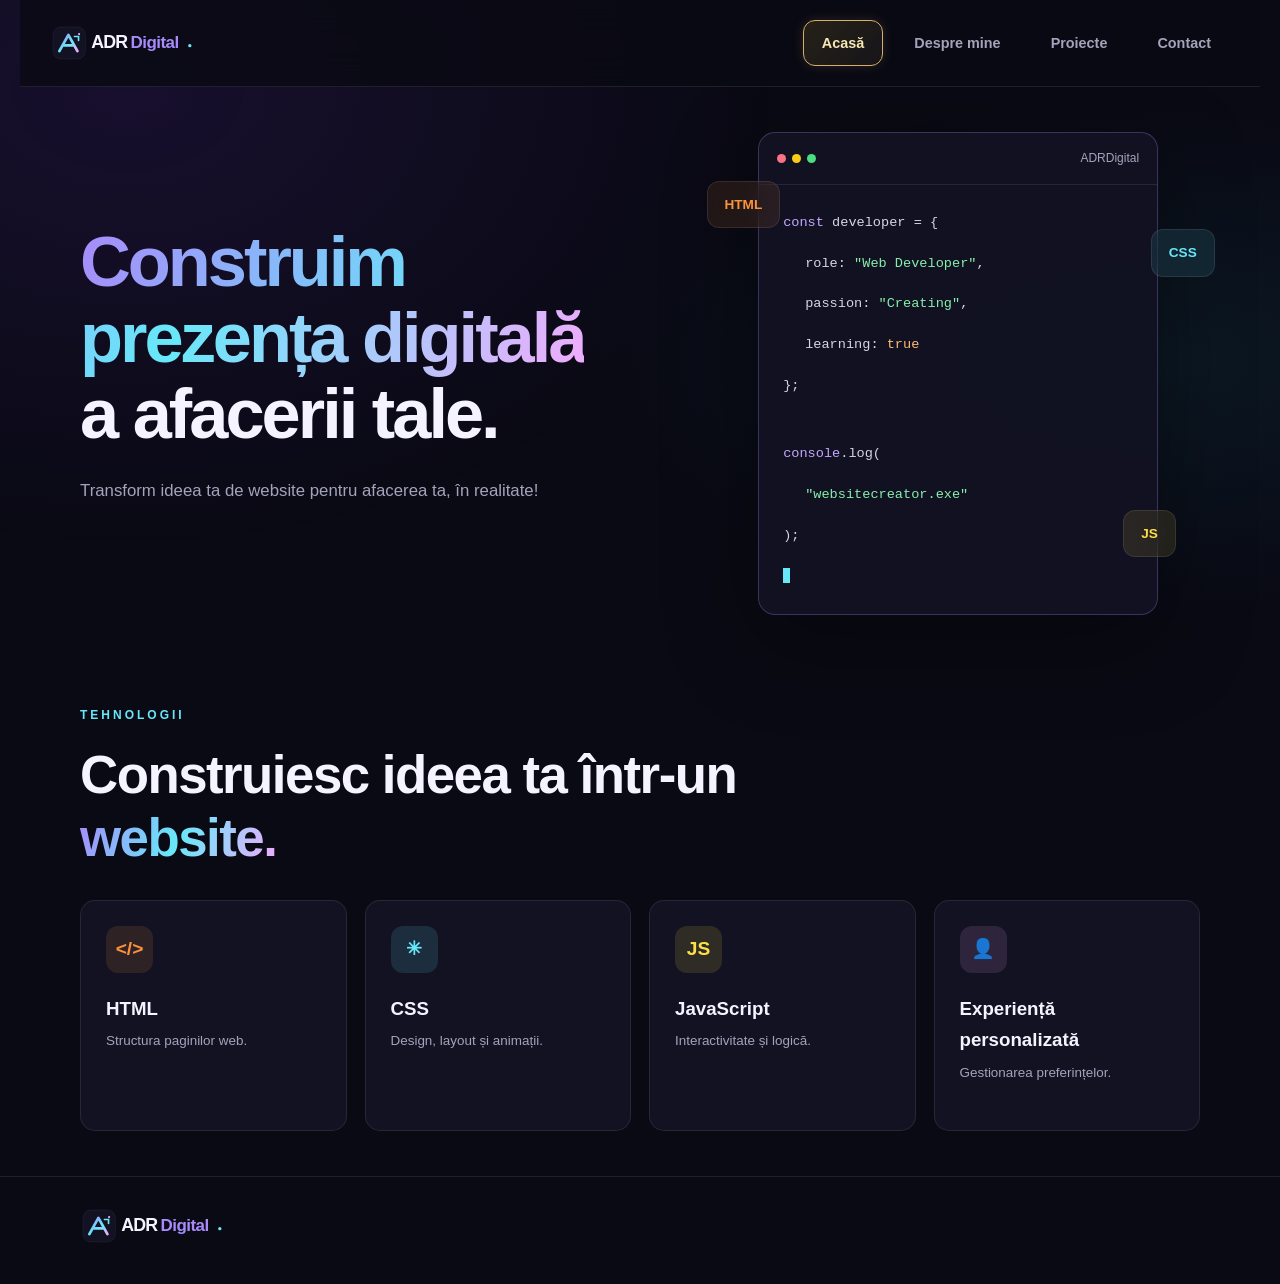
<file: Portofoliu2/index.html>
<!DOCTYPE html>
<html lang="ro">
<head>
    
<!-- Favicon ADR Digital -->
<link rel="icon" type="image/svg+xml" href="/favicon.svg">
<link rel="alternate icon" type="image/png" href="/favicon.png">

    <meta charset="UTF-8">
    <meta name="viewport" content="width=device-width, initial-scale=1.0">

    <meta name="description"
          content="Portofoliul meu personal de programare și web design.">
    <title>ADR Digital</title>
    <link rel="stylesheet" href="style.css">
    <script src="script.js" defer></script>
</head>
<body>
    <!-- Bara de navigare -->
    <header class="header">
       <a href="index.html" class="logo">
    <img src="logo-adr-digital.svg"
         alt="ADR Digital"
         class="brand-logo">
</a>
        <button class="menu-toggle"
                aria-label="Deschide meniul"
                aria-expanded="false">
            ☰
        </button>
        <nav class="nav">
            <a href="index.html" class="active">Acasă</a>
            <a href="despre.html">Despre mine</a>
            <a href="proiecte.html">Proiecte</a>
            <a href="contact.html" class="nav-cta">Contact</a>
        </nav>
    </header>
    <main>
        <!-- Prima secțiune vizibilă -->
        <section class="hero">
            <div class="hero-content reveal">
                <h1>
                    <span class="gradient-text">Construim prezența digitală</span>
                    <br>
                    a afacerii tale.
                </h1>
                <p class="hero-description">
                    Transform ideea ta de website pentru afacerea ta, în realitate!
                </p>
            </div>
            <!-- Ilustrație creată cu HTML și CSS -->
            <div class="hero-visual reveal">
                <div class="orbit orbit-one"></div>
                <div class="orbit orbit-two"></div>
                <div class="code-card">
                    <div class="code-top">
                        <div class="window-dots">
                            <i></i><i></i><i></i>
                        </div>
                        <span>ADRDigital</span>
                    </div>
                    <div class="code-body">
                        <p><span class="code-purple">const</span>
                            developer = {</p>
                        <p class="indent">
                            role: <span class="code-green">"Web Developer"</span>,
                        </p>
                        <p class="indent">
                            passion: <span class="code-green">"Creating"</span>,
                        </p>
                        <p class="indent">
                            learning: <span class="code-orange">true</span>
                        </p>
                        <p>};</p>
                        <br>
                        <p>
                            <span class="code-purple">console</span>.log(
                        </p>
                        <p class="indent">
                            <span class="code-green">"websitecreator.exe"</span>
                        </p>
                        <p>);</p>
                        <span class="cursor"></span>
                    </div>
                </div>
                <div class="floating-tag tag-html">HTML</div>
                <div class="floating-tag tag-css">CSS</div>
                <div class="floating-tag tag-js">JS</div>
            </div>
        </section>
        <!-- Competențe -->
        <section class="section skills-section">
            <div class="section-heading reveal">
                <p class="eyebrow">TEHNOLOGII</p>
                <h2>Construiesc ideea ta într-un <span class="gradient-text">website.</span></h2>
            </div>
            <div class="skills-grid">
                <article class="skill-card reveal">
                    <span class="skill-icon html-icon">&lt;/&gt;</span>
                    <h3>HTML</h3>
                    <p>Structura paginilor web.</p>
                </article>
                <article class="skill-card reveal">
                    <span class="skill-icon css-icon">✳</span>
                    <h3>CSS</h3>
                    <p>Design, layout și animații.</p>  
                </article>
                <article class="skill-card reveal">
                    <span class="skill-icon js-icon">JS</span>
                    <h3>JavaScript</h3>
                    <p>Interactivitate și logică.</p>
                </article>
                <article class="skill-card reveal">
                    <span class="skill-icon git-icon">👤</span>
                    <h3>Experiență personalizată</h3>
                    <p>Gestionarea preferințelor.</p>
                </article>
            </div>
        </section>
    </main>
    <!-- FOOTER ADR MEDIA-NETWORK -->
    <footer class="footer">
        <div class="footer-brand">
            <a href="index.html" class="logo">
    <img
        src="logo-adr-digital.svg"
        alt="ADR Digital"
        class="logo-img"
    >
</a>
        </div>
    </footer>
</body>
</html>
</body>
</html>
</file>
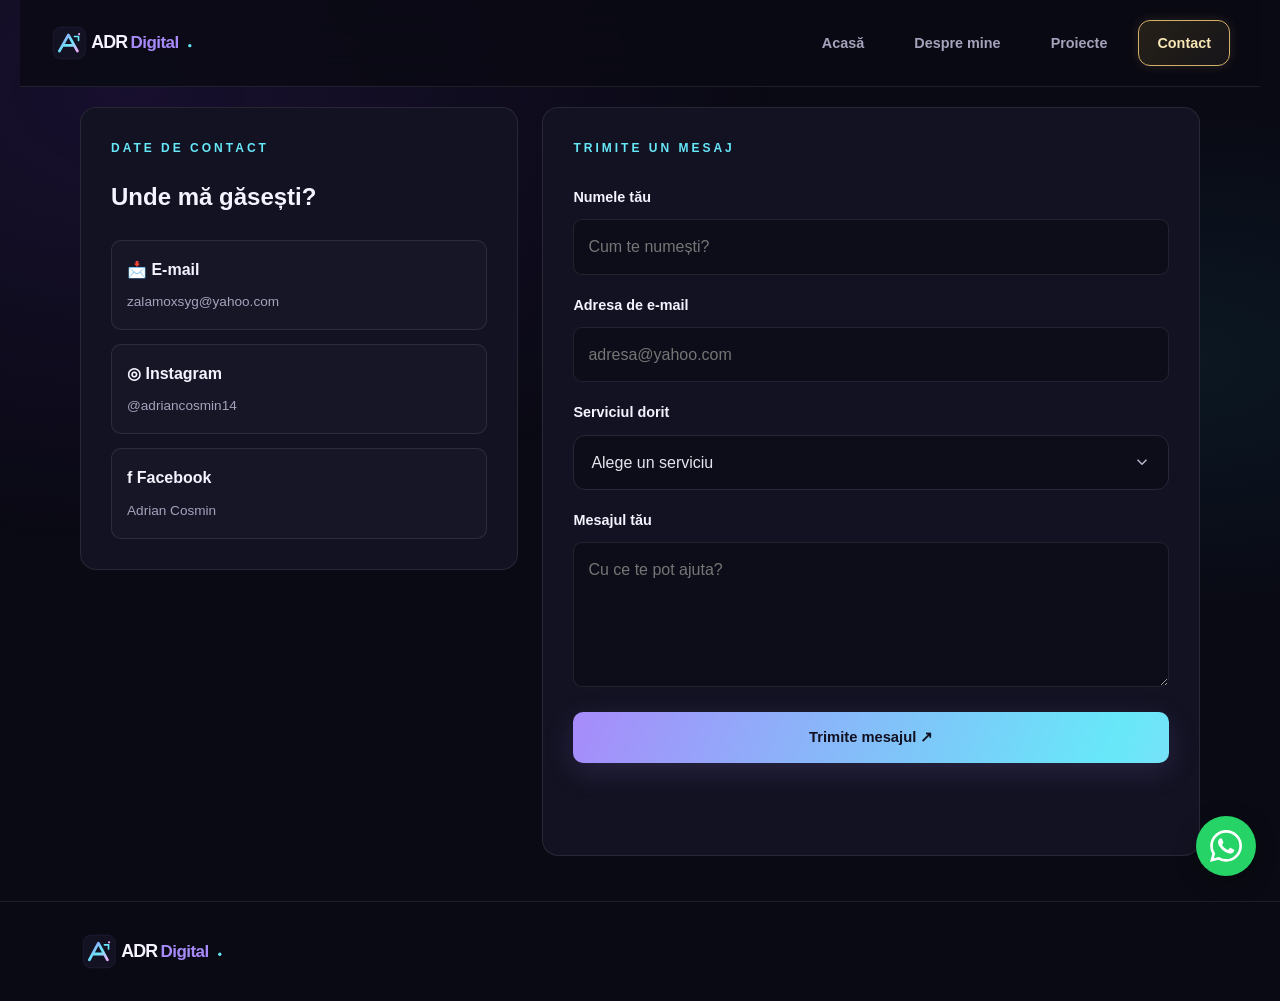
<file: Portofoliu2/contact.html>
<!DOCTYPE html>
<html lang="ro">
<head>
    <meta charset="UTF-8">
    <meta name="viewport" content="width=device-width, initial-scale=1.0">
    <meta name="description" content="Contactează ADR Digital pentru website-uri personalizate, proiecte și colaborări.">
    <title>Contact | ADR Digital</title>

    <link rel="icon" type="image/svg+xml" href="favicon.svg">
    <link rel="icon" type="image/png" href="favicon.png">
    <link rel="stylesheet" href="style.css">
    <script src="script.js" defer></script>

    <style>
        /* Buton WhatsApp plutitor */
        .whatsapp-float {
            position: fixed;
            right: 24px;
            bottom: 24px;
            width: 60px;
            height: 60px;
            background: #25D366;
            color: #ffffff;
            border-radius: 50%;
            display: flex;
            align-items: center;
            justify-content: center;
            box-shadow: 0 6px 22px rgba(0,0,0,0.25);
            z-index: 9999;
            text-decoration: none;
            transition: transform 0.25s ease,
                        box-shadow 0.25s ease;
        }

        .whatsapp-float:hover {
            transform: scale(1.1);
            box-shadow: 0 8px 28px rgba(37,211,102,0.4);
        }

        .whatsapp-float:focus-visible {
            outline: 3px solid #25D366;
            outline-offset: 4px;
        }

        .whatsapp-float svg {
            width: 32px;
            height: 32px;
        }

        @media (max-width: 600px) {
            .whatsapp-float {
                right: 16px;
                bottom: 16px;
                width: 54px;
                height: 54px;
            }
        }

        /* Mesaje de confirmare formular */
        .form-status {
            margin-top: 14px;
            font-size: 14px;
            line-height: 1.5;
        }

        .form-status.success {
            color: #22c55e;
        }

        .form-status.error {
            color: #ef4444;
        }

        .contact-form button:disabled {
            opacity: 0.65;
            cursor: not-allowed;
        }

        /* Câmp anti-spam invizibil */
        .honeypot {
            display: none !important;
        }
    </style>
</head>

<body>

<header class="header">
    <a href="index.html" class="logo">
        <img src="logo-adr-digital.svg"
             alt="ADR Digital"
             class="logo-img">
    </a>

    <button class="menu-toggle"
            aria-label="Deschide meniul"
            aria-expanded="false">☰</button>

    <nav class="nav">
        <a href="index.html">Acasă</a>
        <a href="despre.html">Despre mine</a>
        <a href="proiecte.html">Proiecte</a>
        <a href="contact.html" class="nav-cta active">
            Contact
        </a>
    </nav>
</header>

<main>
    <section class="section">
        <div class="contact-grid">

            <!-- DATE DE CONTACT -->
            <aside class="content-panel reveal">
                <p class="eyebrow">DATE DE CONTACT</p>
                <h2>Unde mă găsești?</h2>

                <div class="contact-links">

                    <a class="contact-link"
                       href="mailto:zalamoxsyg@yahoo.com">
                        <strong>📩 E-mail</strong>
                        <span>zalamoxsyg@yahoo.com</span>
                    </a>

                    <a class="contact-link"
                       href="https://www.instagram.com/adriancosmin14/"
                       target="_blank"
                       rel="noopener noreferrer">
                        <strong>◎ Instagram</strong>
                        <span>@adriancosmin14</span>
                    </a>

                    <a class="contact-link"
                       href="https://www.facebook.com/"
                       target="_blank"
                       rel="noopener noreferrer">
                        <strong>f Facebook</strong>
                        <span>Adrian Cosmin</span>
                    </a>

                </div>
            </aside>

            <!-- FORMULAR CONTACT -->
            <section class="content-panel reveal">
                <p class="eyebrow">TRIMITE UN MESAJ</p>

                <form class="contact-form"
                      id="contact-form"
                      action="https://api.web3forms.com/submit"
                      method="POST">

                    <!-- CHEIA WEB3FORMS -->
                    <input
                        type="hidden"
                        name="access_key"
                        value="d36c1e47-8254-47f3-b536-171ada7e129c"
                    >

                    <input
                        type="hidden"
                        name="subject"
                        value="Mesaj nou de pe ADR Digital"
                    >

                    <input
                        type="hidden"
                        name="from_name"
                        value="ADR Digital - Formular Contact"
                    >

                    <!-- Protecție anti-spam -->
                    <input
                        type="checkbox"
                        name="botcheck"
                        class="honeypot"
                        tabindex="-1"
                        autocomplete="off"
                    >

                    <label for="name">Numele tău</label>
                    <input
                        type="text"
                        id="name"
                        name="name"
                        placeholder="Cum te numești?"
                        required
                        minlength="2"
                        maxlength="80"
                    >

                    <label for="email">
                        Adresa de e-mail
                    </label>
                    <input
                        type="email"
                        id="email"
                        name="email"
                        placeholder="adresa@yahoo.com"
                        required
                        maxlength="254"
                    >

                    <label for="service">
                        Serviciul dorit
                    </label>
                    <select
                        id="service"
                        name="service"
                        required
                    >
                        <option value="">
                            Alege un serviciu
                        </option>
                        <option value="Website de prezentare">
                            Website de prezentare
                        </option>
                        <option value="Magazin online">
                            Magazin online
                        </option>
                        <option value="Redesign website">
                            Redesign website
                        </option>
                        <option value="Alt proiect">
                            Alt proiect
                        </option>
                    </select>

                    <label for="message">
                        Mesajul tău
                    </label>
                    <textarea
                        id="message"
                        name="message"
                        placeholder="Cu ce te pot ajuta?"
                        required
                        minlength="10"
                        maxlength="3000"
                    ></textarea>

                    <button
                        type="submit"
                        class="button button-primary"
                        id="submit-btn"
                    >
                        Trimite mesajul ↗
                    </button>

                    <p class="form-status"
                       id="form-status"
                       role="status"
                       aria-live="polite"></p>

                </form>
            </section>

        </div>
    </section>
</main>

<footer class="footer">
    <a href="index.html" class="logo">
        <img src="logo-adr-digital.svg"
             alt="ADR Digital"
             class="logo-img">
    </a>
</footer>

<!-- BUTON WHATSAPP -->
<a
    id="whatsapp-button"
    class="whatsapp-float"
    href="#"
    target="_blank"
    rel="noopener noreferrer"
    aria-label="Contactează ADR Digital pe WhatsApp"
    title="Scrie-mi pe WhatsApp"
>
    <svg xmlns="http://www.w3.org/2000/svg"
         viewBox="0 0 24 24"
         fill="currentColor"
         aria-hidden="true">
        <path d="M20.52 3.48A11.86 11.86 0 0012.05 0C5.48 0 .13 5.35.12 11.92a11.8 11.8 0 001.58 5.91L0 24l6.33-1.66a11.9 11.9 0 005.71 1.45h.01c6.57 0 11.92-5.35 11.95-11.92a11.85 11.85 0 00-3.48-8.39zM12.05 21.8a9.9 9.9 0 01-5.04-1.38l-.36-.21-3.76.99 1-3.66-.24-.38a9.9 9.9 0 01-1.52-5.24c0-5.47 4.45-9.92 9.93-9.92a9.87 9.87 0 017.01 2.91 9.85 9.85 0 012.9 7.02c-.02 5.47-4.47 9.87-9.92 9.87zm5.44-7.41c-.3-.15-1.76-.87-2.03-.97-.27-.1-.47-.15-.67.15-.2.3-.77.97-.94 1.17-.17.2-.35.22-.65.07-.3-.15-1.26-.46-2.4-1.48-.89-.79-1.49-1.77-1.66-2.07-.17-.3-.02-.46.13-.61.13-.13.3-.35.45-.52.15-.17.2-.3.3-.5.1-.2.05-.37-.02-.52-.08-.15-.67-1.62-.92-2.22-.24-.58-.49-.5-.67-.51h-.57c-.2 0-.52.07-.79.37-.27.3-1.04 1.02-1.04 2.49s1.07 2.89 1.22 3.09c.15.2 2.1 3.2 5.09 4.49.71.31 1.27.49 1.7.63.71.22 1.36.19 1.87.12.57-.09 1.76-.72 2.01-1.42.25-.7.25-1.3.17-1.42-.07-.12-.27-.2-.57-.35z"/>
    </svg>
</a>

<!-- JAVASCRIPT FORMULAR + WHATSAPP -->
<script>
(function () {
    "use strict";

    const form = document.getElementById("contact-form");
    const status = document.getElementById("form-status");
    const submitBtn = document.getElementById("submit-btn");

    if (form && status && submitBtn) {
        form.addEventListener("submit", async function (event) {
            event.preventDefault();

            // Împiedică trimiterea dublă
            if (submitBtn.disabled) return;

            submitBtn.disabled = true;
            submitBtn.textContent = "Se trimite...";
            status.textContent = "";
            status.className = "form-status";

            try {
                const formData = new FormData(form);

                const response = await fetch(
                    "https://api.web3forms.com/submit",
                    {
                        method: "POST",
                        body: formData
                    }
                );

                const result = await response.json();

                if (response.ok && result.success) {
                    status.textContent =
                        "✓ Mesajul a fost trimis cu succes! Îți voi răspunde cât mai curând.";
                    status.classList.add("success");
                    form.reset();
                } else {
                    throw new Error(
                        result.message || "Eroare la trimitere."
                    );
                }

            } catch (error) {
                status.textContent =
                    "Mesajul nu a putut fi trimis. Te rog încearcă din nou sau contactează-mă pe email.";
                status.classList.add("error");
                console.error("Eroare formular:", error);

            } finally {
                submitBtn.disabled = false;
                submitBtn.textContent = "Trimite mesajul ↗";
            }
        });
    }

    // CONFIGURARE WHATSAPP
    const whatsappNumber = "40724587920";

    const whatsappMessage =
        "Bună! Am văzut site-ul ADR Digital și aș dori să discutăm despre un proiect.";

    const whatsappButton =
        document.getElementById("whatsapp-button");

    if (whatsappButton) {
        whatsappButton.href =
            "https://wa.me/" +
            whatsappNumber +
            "?text=" +
            encodeURIComponent(whatsappMessage);
    }
})();
</script>

</body>
</html>
</file>
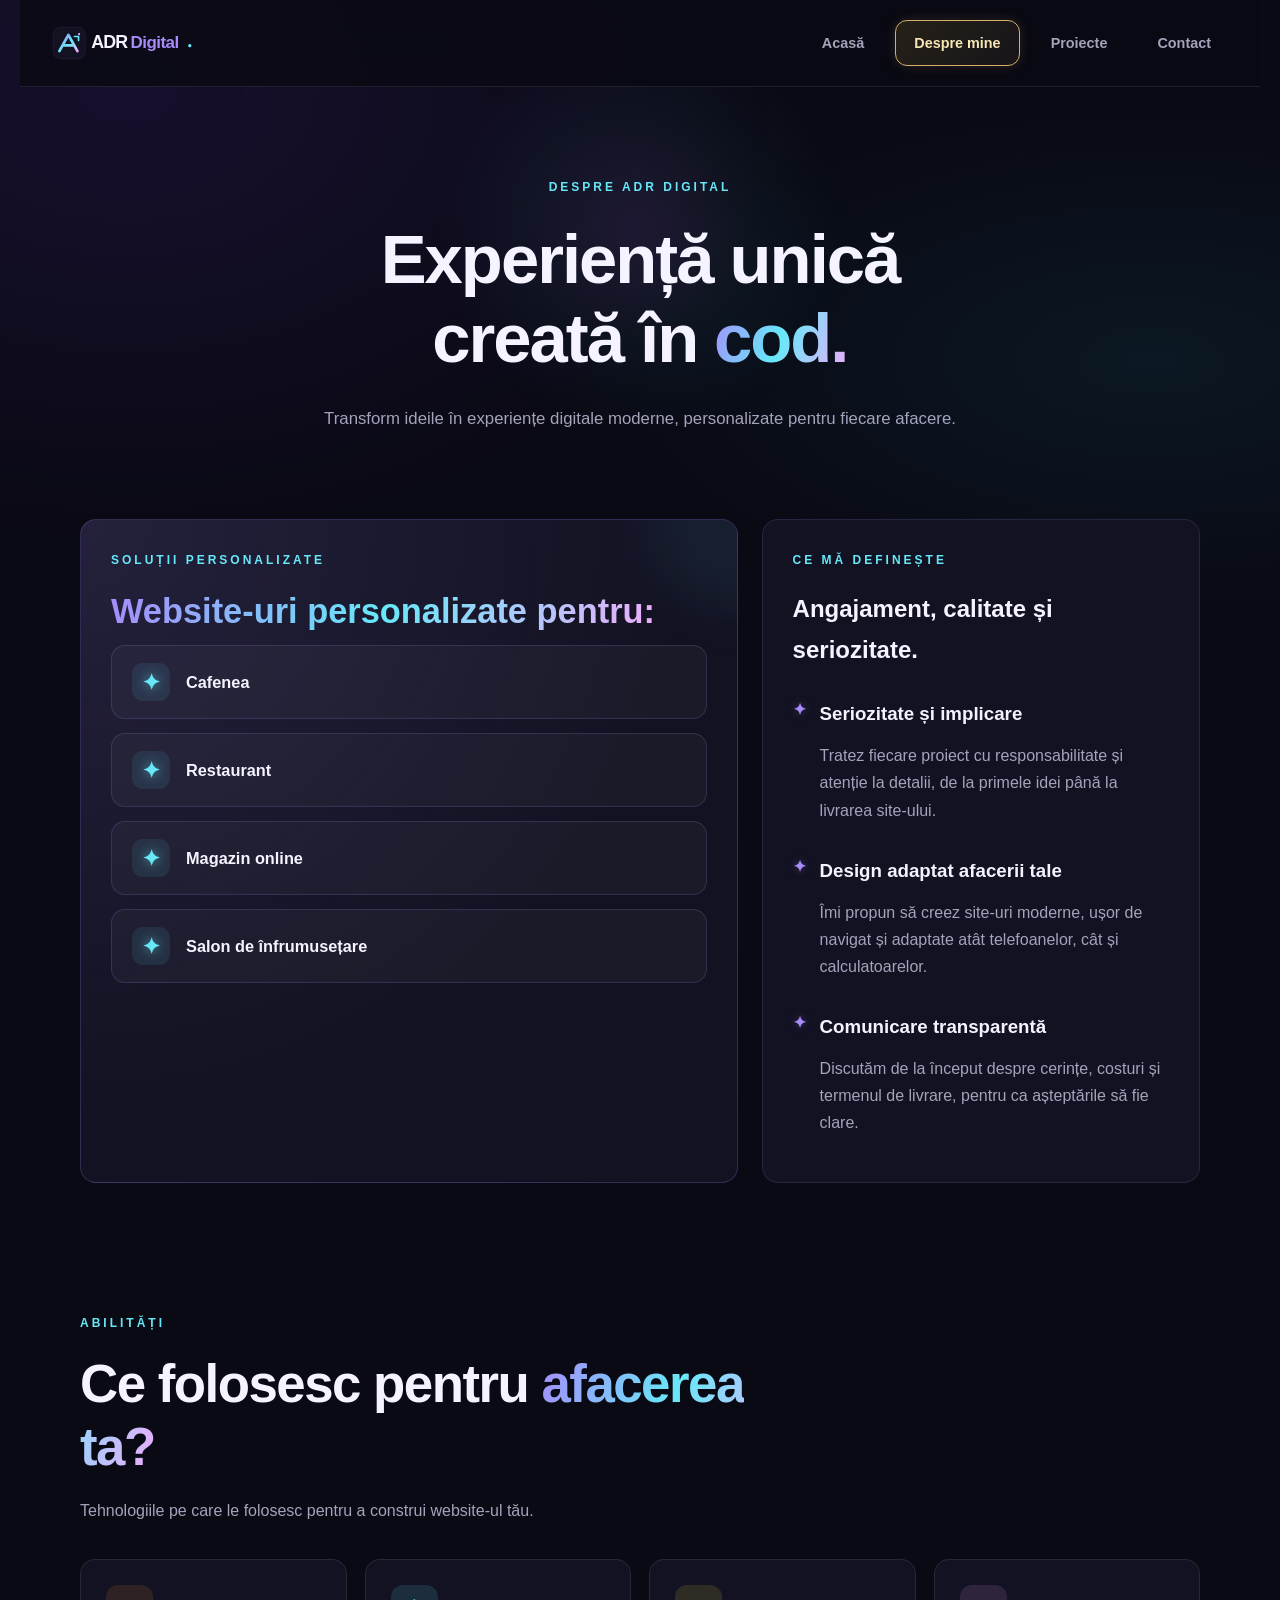
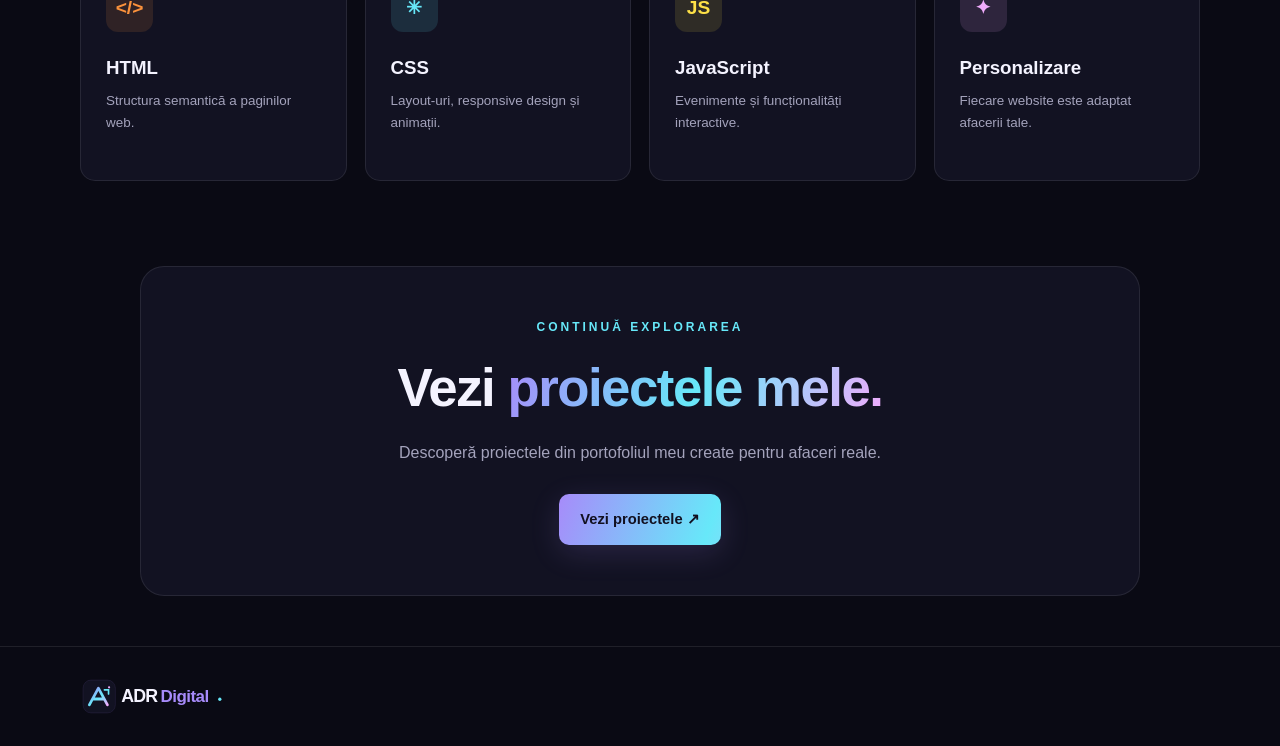
<file: Portofoliu2/despre.html>
<!DOCTYPE html>
<html lang="ro">

<head>
    <meta charset="UTF-8">
    <meta name="viewport" content="width=device-width, initial-scale=1.0">

    <meta
        name="description"
        content="Află mai multe despre ADR Digital, serviciile oferite și tehnologiile folosite pentru realizarea website-urilor."
    >

    <title>Despre mine | ADR Digital</title>

    <!-- Favicon -->
    <link rel="icon" type="image/svg+xml" href="favicon.svg">
    <link rel="alternate icon" type="image/png" href="favicon.png">

    <!-- Stilurile principale ale site-ului -->
    <link rel="stylesheet" href="style.css">

    <!-- JavaScript principal -->
    <script src="script.js" defer></script>

    <!-- Stiluri specifice paginii Despre mine -->
    <style>

        /* ==========================================
           1. TITLUL PAGINII DESPRE MINE
        ========================================== */

        .about-hero {
            position: relative;
            text-align: center;
            padding-top: 90px;
            padding-bottom: 65px;
            overflow: hidden;
        }

        .about-hero::before {
            content: "";
            position: absolute;
            width: 420px;
            height: 420px;
            left: 50%;
            top: 35%;
            transform: translate(-50%, -50%);
            border-radius: 50%;
            background: radial-gradient(
                circle,
                rgba(167, 139, 250, 0.12) 0%,
                rgba(103, 232, 249, 0.04) 40%,
                transparent 70%
            );
            pointer-events: none;
            z-index: 0;
        }

        .about-hero > * {
            position: relative;
            z-index: 1;
        }

        .about-hero .eyebrow {
            margin-bottom: 22px;
        }

        .about-main-title {
            max-width: 900px;
            margin: 0 auto;
            font-size: clamp(2.6rem, 6vw, 5rem);
            font-weight: 800;
            line-height: 1.15;
            letter-spacing: -2px;
        }

        .about-main-title .title-line {
            display: block;
        }

        /* ==========================================
           2. EFECT PULSE PENTRU "COD."
        ========================================== */

        .about-main-title .pulse-text {
            display: inline-block;
            color: #a78bfa;
            background: linear-gradient(
                110deg,
                #a78bfa 0%,
                #67e8f9 50%,
                #f0abfc 100%
            );
            -webkit-background-clip: text;
            background-clip: text;
            -webkit-text-fill-color: transparent;

            transform-origin: center;
            animation: about-title-pulse 2.8s ease-in-out infinite;
            will-change: transform, filter;
        }

        @keyframes about-title-pulse {

            0%, 100% {
                transform: scale(1);
                opacity: 1;
                filter: drop-shadow(
                    0 0 3px rgba(167, 139, 250, 0.25)
                );
            }

            50% {
                transform: scale(1.06);
                opacity: 0.88;
                filter: drop-shadow(
                    0 0 18px rgba(167, 139, 250, 0.7)
                );
            }
        }

        .about-hero-description {
            max-width: 650px;
            margin: 26px auto 0;
            color: #a4a3bc;
            font-size: 1.05rem;
            line-height: 1.8;
        }


        /* ==========================================
           3. SECȚIUNEA DESPRE MINE
        ========================================== */

        .about-details-section {
            padding-top: 20px;
        }

        .about-details-section .about-grid {
            align-items: stretch;
        }

        .about-details-section .content-panel {
            height: 100%;
        }


        /* ==========================================
           4. CARD WEBSITE-URI PERSONALIZATE
        ========================================== */

        .about-business-panel {
            position: relative;
            overflow: hidden;
            border: 1px solid rgba(167, 139, 250, 0.22);
            background:
                radial-gradient(
                    circle at top left,
                    rgba(167, 139, 250, 0.12),
                    transparent 65%
                ),
                #121222;
        }

        .about-business-panel::after {
            content: "";
            position: absolute;
            width: 170px;
            height: 170px;
            right: -80px;
            top: -80px;
            border-radius: 50%;
            background: rgba(103, 232, 249, 0.06);
            filter: blur(25px);
            pointer-events: none;
        }

        .about-business-heading {
            margin: 14px 0 28px;
            font-size: clamp(1.55rem, 3vw, 2.15rem);
            line-height: 1.3;
            font-weight: 750;
        }

        .about-business-heading .gradient-text {
            display: inline-block;
        }

        /* ==========================================
           5. LISTA DE AFACERI
        ========================================== */

        .about-business-list {
            display: grid;
            gap: 14px;
        }

        .about-business-list .business-item {
            display: flex;
            align-items: center;
            gap: 16px;

            padding: 17px 20px;
            border: 1px solid rgba(167, 139, 250, 0.18);
            border-radius: 14px;

            background: rgba(255, 255, 255, 0.035);
            color: #f4f3ff;

            font-size: 1.02rem;
            font-weight: 600;
            line-height: 1.5;

            transition:
                transform 0.3s ease,
                border-color 0.3s ease,
                background 0.3s ease,
                box-shadow 0.3s ease;
        }

        .about-business-list .business-item:hover {
            transform: translateX(8px);
            border-color: rgba(103, 232, 249, 0.65);
            background: rgba(103, 232, 249, 0.07);
            box-shadow: 0 10px 30px rgba(103, 232, 249, 0.07);
        }

        /* Simbolurile luminoase */

        .about-business-list .diamond {
            display: inline-flex;
            justify-content: center;
            align-items: center;
            flex-shrink: 0;

            width: 38px;
            height: 38px;
            border-radius: 11px;

            background: rgba(103, 232, 249, 0.09);
            color: #67e8f9;

            font-size: 1.35rem;
            line-height: 1;

            text-shadow: 0 0 12px rgba(103, 232, 249, 0.65);

            animation: about-diamond-pulse 2.5s ease-in-out infinite;
        }

        @keyframes about-diamond-pulse {

            0%, 100% {
                transform: scale(1);
                box-shadow: 0 0 0 rgba(103, 232, 249, 0);
            }

            50% {
                transform: scale(1.12);
                box-shadow: 0 0 16px rgba(103, 232, 249, 0.12);
            }
        }

        .about-business-list .business-item:nth-child(2) .diamond {
            animation-delay: 0.3s;
        }

        .about-business-list .business-item:nth-child(3) .diamond {
            animation-delay: 0.6s;
        }

        .about-business-list .business-item:nth-child(4) .diamond {
            animation-delay: 0.9s;
        }


        /* ==========================================
           6. CARD "CE MĂ DEFINEȘTE"
        ========================================== */

        .about-values-panel {
            border: 1px solid rgba(167, 139, 250, 0.15);
        }

        .about-values-panel > h2 {
            margin-bottom: 28px;
        }

        .about-values-panel .info-item {
            transition: transform 0.3s ease;
        }

        .about-values-panel .info-item:hover {
            transform: translateX(5px);
        }

        .about-values-panel .info-bullet {
            color: #a78bfa;
            text-shadow: 0 0 10px rgba(167, 139, 250, 0.35);
        }


        /* ==========================================
           7. ANIMAȚII LA DERULARE
        ========================================== */

        /*
           Scriptul adaugă clasa .visible.
           Aceste reguli refac efectul de apariție
           doar pe pagina Despre mine.
        */

        @media (prefers-reduced-motion: no-preference) {

            body .reveal {
                opacity: 0;
                transform: translateY(24px);
                transition:
                    opacity 0.7s ease,
                    transform 0.7s ease;
            }

            body .reveal.visible {
                opacity: 1;
                transform: translateY(0);
            }
        }


        /* ==========================================
           8. RESPONSIVE - TABLETĂ
        ========================================== */

        @media (max-width: 900px) {

            .about-hero {
                padding-top: 65px;
                padding-bottom: 45px;
            }

            .about-main-title {
                letter-spacing: -1.5px;
            }

            .about-details-section .about-grid {
                gap: 24px;
            }
        }


        /* ==========================================
           9. RESPONSIVE - TELEFON
        ========================================== */

        @media (max-width: 600px) {

            .about-hero {
                padding-top: 50px;
                padding-bottom: 35px;
            }

            .about-hero::before {
                width: 280px;
                height: 280px;
            }

            .about-main-title {
                font-size: clamp(2.25rem, 9vw, 3.3rem);
                line-height: 1.2;
                letter-spacing: -1px;
            }

            .about-hero-description {
                margin-top: 20px;
                font-size: 0.95rem;
                line-height: 1.7;
            }

            .about-business-heading {
                font-size: 1.55rem;
            }

            .about-business-list .business-item {
                gap: 12px;
                padding: 13px 14px;
                font-size: 0.95rem;
            }

            .about-business-list .diamond {
                width: 34px;
                height: 34px;
                font-size: 1.2rem;
            }

            .about-business-list .business-item:hover {
                transform: translateX(4px);
            }
        }


        /* ==========================================
           10. ACCESIBILITATE
        ========================================== */

        @media (prefers-reduced-motion: reduce) {

            .about-main-title .pulse-text,
            .about-business-list .diamond {
                animation: none;
            }

            .about-business-list .business-item,
            .about-values-panel .info-item {
                transition: none;
            }
        }

    </style>

</head>

<body>

    <!-- =====================================
         HEADER ȘI MENIU
    ===================================== -->

    <header class="header">

        <a href="index.html" class="logo">
            <img
                src="logo-adr-digital.svg"
                alt="ADR Digital"
                class="logo-img"
            >
        </a>

        <button
            class="menu-toggle"
            type="button"
            aria-label="Deschide meniul"
            aria-expanded="false"
        >
            ☰
        </button>

        <nav class="nav" aria-label="Navigare principală">

            <a href="index.html">Acasă</a>

            <a href="despre.html" class="active" aria-current="page">
                Despre mine
            </a>

            <a href="proiecte.html">Proiecte</a>

            <a href="contact.html" class="nav-cta">
                Contact
            </a>

        </nav>

    </header>


    <!-- =====================================
         CONȚINUT PRINCIPAL
    ===================================== -->

    <main>


        <!-- =====================================
             1. TITLU CU EFECT PULSE
        ===================================== -->

        <section class="page-hero about-hero reveal">

            <p class="eyebrow">
                DESPRE ADR DIGITAL
            </p>

            <h1 class="about-main-title">

                <span class="title-line">
                    Experiență unică
                </span>

                <span class="title-line">
                    creată în
                    <span class="pulse-text">cod.</span>
                </span>

            </h1>

            <p class="about-hero-description">
                Transform ideile în experiențe digitale moderne,
                personalizate pentru fiecare afacere.
            </p>

        </section>


        <!-- =====================================
             2. AFACERI ȘI VALORI
        ===================================== -->

        <section class="section about-details-section">

            <div class="about-grid">


                <!-- WEBSITE-URI PERSONALIZATE -->

                <article class="content-panel about-business-panel reveal">

                    <p class="eyebrow">
                        SOLUȚII PERSONALIZATE
                    </p>
<h2 class="about-business-heading">
    <span class="business-pulse-text">
        Website-uri personalizate pentru:
    </span>
</h2>
                    <div class="about-business-list">

                        <div class="business-item">
                            <span class="diamond" aria-hidden="true">✦</span>
                            <span>Cafenea</span>
                        </div>

                        <div class="business-item">
                            <span class="diamond" aria-hidden="true">✦</span>
                            <span>Restaurant</span>
                        </div>

                        <div class="business-item">
                            <span class="diamond" aria-hidden="true">✦</span>
                            <span>Magazin online</span>
                        </div>

                        <div class="business-item">
                            <span class="diamond" aria-hidden="true">✦</span>
                            <span>Salon de înfrumusețare</span>
                        </div>

                    </div>

                </article>


                <!-- CE MĂ DEFINEȘTE -->

                <aside class="content-panel about-values-panel reveal">

                    <p class="eyebrow">
                        CE MĂ DEFINEȘTE
                    </p>

                    <h2>
                        Angajament, calitate și seriozitate.
                    </h2>

                    <div class="info-list">


                        <!-- SERIOZITATE -->

                        <div class="info-item">

                            <span class="info-bullet" aria-hidden="true">
                                ✦
                            </span>

                            <div>

                                <h3>
                                    Seriozitate și implicare
                                </h3>

                                <p>
                                    Tratez fiecare proiect cu responsabilitate
                                    și atenție la detalii, de la primele idei
                                    până la livrarea site-ului.
                                </p>

                            </div>

                        </div>


                        <!-- DESIGN -->

                        <div class="info-item">

                            <span class="info-bullet" aria-hidden="true">
                                ✦
                            </span>

                            <div>

                                <h3>
                                    Design adaptat afacerii tale
                                </h3>

                                <p>
                                    Îmi propun să creez site-uri moderne,
                                    ușor de navigat și adaptate atât telefoanelor,
                                    cât și calculatoarelor.
                                </p>

                            </div>

                        </div>


                        <!-- COMUNICARE -->

                        <div class="info-item">

                            <span class="info-bullet" aria-hidden="true">
                                ✦
                            </span>

                            <div>

                                <h3>
                                    Comunicare transparentă
                                </h3>

                                <p>
                                    Discutăm de la început despre cerințe,
                                    costuri și termenul de livrare, pentru ca
                                    așteptările să fie clare.
                                </p>

                            </div>

                        </div>

                    </div>

                </aside>

            </div>

        </section>


        <!-- =====================================
             3. ABILITĂȚI
        ===================================== -->

        <section class="section">

            <div class="section-heading reveal">

                <p class="eyebrow">
                    ABILITĂȚI
                </p>

                <h2>
                    Ce folosesc pentru
                    <span class="gradient-text">afacerea ta?</span>
                </h2>

                <p>
                    Tehnologiile pe care le folosesc pentru
                    a construi website-ul tău.
                </p>

            </div>


            <div class="skills-grid">


                <!-- HTML -->

                <article class="skill-card reveal">

                    <span class="skill-icon html-icon" aria-hidden="true">
                        &lt;/&gt;
                    </span>

                    <h3>HTML</h3>

                    <p>
                        Structura semantică a paginilor web.
                    </p>

                </article>


                <!-- CSS -->

                <article class="skill-card reveal">

                    <span class="skill-icon css-icon" aria-hidden="true">
                        ✳
                    </span>

                    <h3>CSS</h3>

                    <p>
                        Layout-uri, responsive design și animații.
                    </p>

                </article>


                <!-- JAVASCRIPT -->

                <article class="skill-card reveal">

                    <span class="skill-icon js-icon" aria-hidden="true">
                        JS
                    </span>

                    <h3>JavaScript</h3>

                    <p>
                        Evenimente și funcționalități interactive.
                    </p>

                </article>


                <!-- PERSONALIZARE -->

                <article class="skill-card reveal">

                    <span class="skill-icon git-icon" aria-hidden="true">
                        ✦
                    </span>

                    <h3>Personalizare</h3>

                    <p>
                        Fiecare website este adaptat afacerii tale.
                    </p>

                </article>

            </div>

        </section>


        <!-- =====================================
             4. VEZI PROIECTELE
        ===================================== -->

        <section class="cta-section reveal">

            <p class="eyebrow">
                CONTINUĂ EXPLORAREA
            </p>

            <h2>
                Vezi
                <span class="gradient-text">proiectele mele.</span>
            </h2>

            <p>
                Descoperă proiectele din portofoliul meu
                create pentru afaceri reale.
            </p>

            <a href="proiecte.html" class="button button-primary">
                Vezi proiectele ↗
            </a>

        </section>

    </main>


    <!-- =====================================
         FOOTER
    ===================================== -->

    <footer class="footer">

        <a href="index.html" class="logo">
            <img
                src="logo-adr-digital.svg"
                alt="ADR Digital"
                class="logo-img"
            >
        </a>

    </footer>

</body>
</html>
</file>
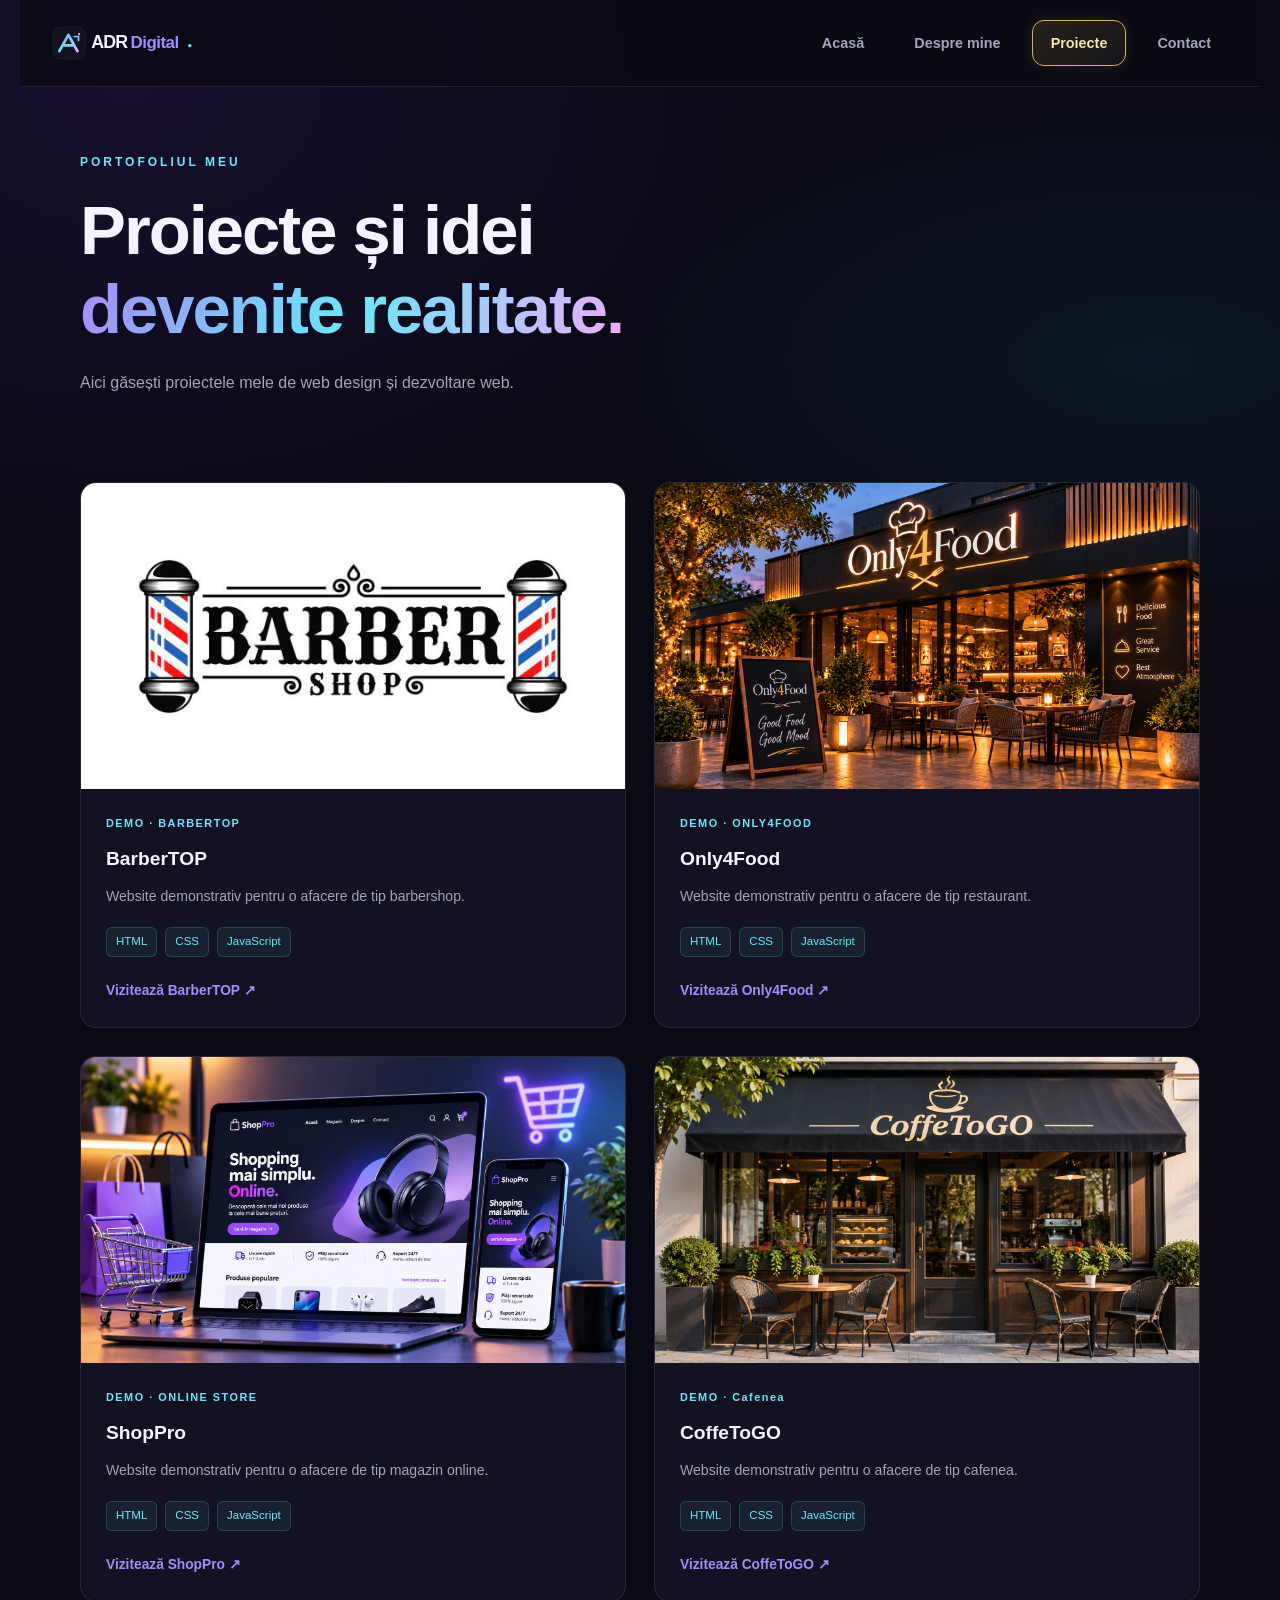
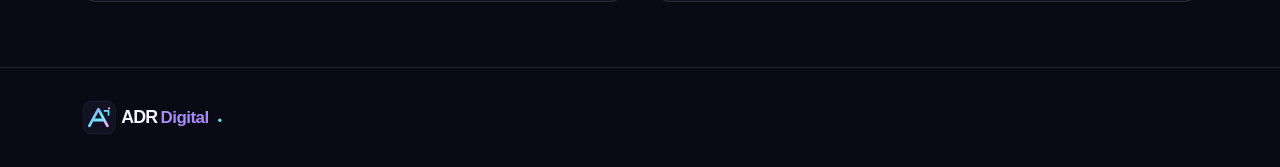
<file: Portofoliu2/proiecte.html>
<!DOCTYPE html>
<html lang="ro">
<head>
    <meta charset="UTF-8">
    <meta name="viewport" content="width=device-width, initial-scale=1.0">
    <meta name="description" content="Descoperă proiectele mele de web design și dezvoltare web.">
    <title>Proiecte | ADR Digital</title>
    <link rel="icon" type="image/svg+xml" href="favicon.svg">
    <link rel="icon" type="image/png" href="favicon.png">
    <link rel="stylesheet" href="style.css">
    <script src="script.js" defer></script>
</head>
<body>

<header class="header">
    <a href="index.html" class="logo"><img src="logo-adr-digital.svg" alt="ADR Digital" class="logo-img"></a>

    <button class="menu-toggle"
            aria-label="Deschide meniul"
            aria-expanded="false">☰</button>

    <nav class="nav">
        <a href="index.html">Acasă</a>
        <a href="despre.html">Despre mine</a>
        <a href="proiecte.html" class="active">Proiecte</a>
        <a href="contact.html" class="nav-cta">Contact</a>
    </nav>
</header>

<main>
    <section class="page-hero reveal">
        <p class="eyebrow">PORTOFOLIUL MEU</p>
        <h1>
            Proiecte și idei<br>
            <span class="gradient-text">devenite realitate.</span>
        </h1>
        <p>Aici găsești proiectele mele de web design și dezvoltare web.</p>
    </section>

    <section class="section projects-section">
        <div class="project-detail-grid">

            <!-- CARD 1 - BARBERTOP -->
            <article class="project-card reveal">
                <a href="https://barbertop-demo.netlify.app/"
                   class="project-art"
                   target="_blank"
                   rel="noopener noreferrer"
                   aria-label="Deschide site-ul BarberTOP">
                    <img src="images/barbershop2.jpg"
                         alt="Interior modern de barbershop"
                         loading="lazy">
                </a>

                <div class="project-info">
                    <p class="project-type">DEMO · BARBERTOP</p>
                    <h3>BarberTOP</h3>
                    <p>Website demonstrativ pentru o afacere de tip barbershop.</p>

                    <div class="project-techs">
                        <span>HTML</span>
                        <span>CSS</span>
                        <span>JavaScript</span>
                    </div>

                    <a href="https://barbertop-demo.netlify.app/"
                       class="text-link"
                       target="_blank"
                       rel="noopener noreferrer">
                        Vizitează BarberTOP ↗
                    </a>
                </div>
            </article>

            <!-- CARD 2 - ONLY4FOOD -->
            <article class="project-card reveal">
                <a href="LINK-UL-RESTAURANTULUI"
                   class="project-art"
                   target="_blank"
                   rel="noopener noreferrer"
                   aria-label="Deschide site-ul Only4Food">
                    <img src="images/restaurant.png"
                         alt="Design pentru un restaurant modern"
                         loading="lazy">
                </a>

                <div class="project-info">
                    <p class="project-type">DEMO · ONLY4FOOD</p>
                    <h3>Only4Food</h3>
                    <p>Website demonstrativ pentru o afacere de tip restaurant.</p>

                    <div class="project-techs">
                        <span>HTML</span>
                        <span>CSS</span>
                        <span>JavaScript</span>
                    </div>

                    <a href="LINK-UL-RESTAURANTULUI"
                       class="text-link"
                       target="_blank"
                       rel="noopener noreferrer">
                        Vizitează Only4Food ↗
                    </a>
                </div>
            </article>

            <!-- CARD 3 - SHOPPRO -->
            <article class="project-card reveal">
                <a href="LINK-UL-PORTOFOLIULUI"
                   class="project-art"
                   target="_blank"
                   rel="noopener noreferrer"
                   aria-label="Deschide site-ul ShopPro">
                    <img src="images/onlineshop.png"
                         alt="Design pentru un magazin online"
                         loading="lazy">
                </a>

                <div class="project-info">
                    <p class="project-type">DEMO · ONLINE STORE</p>
                    <h3>ShopPro</h3>
                    <p>Website demonstrativ pentru o afacere de tip magazin online.</p>

                    <div class="project-techs">
                        <span>HTML</span>
                        <span>CSS</span>
                        <span>JavaScript</span>
                    </div>

                    <a href="LINK-UL-PORTOFOLIULUI"
                       class="text-link"
                       target="_blank"
                       rel="noopener noreferrer">
                        Vizitează ShopPro ↗
                    </a>
                </div>
            </article>

            <!-- CARD 4 - CoffeToGO -->
            <article class="project-card reveal">
                <div class="project-art project-coming-soon">
                    <img src="images/coffe.png"
                         alt="Proiect de website pentru o cafenea"
                         loading="lazy">
                </div>
                <div class="project-info">
                    <p class="project-type">DEMO · Cafenea</p>
                    <h3>CoffeToGO</h3>
                    <p>Website demonstrativ pentru o afacere de tip cafenea.</p>
                    <div class="project-techs">
                        <span>HTML</span>
                        <span>CSS</span>
                        <span>JavaScript</span>
                    </div>
                     <a href="LINK-UL-PORTOFOLIULUI"
                       class="text-link"
                       target="_blank"
                       rel="noopener noreferrer">
                        Vizitează CoffeToGO ↗
                    </a>
                    </span>
                </div>
            </article>

        </div>
    </section>
<footer class="footer">
    <a href="index.html" class="logo"><img src="logo-adr-digital.svg" alt="ADR Digital" class="logo-img"></a>
</footer>

</body>
</html>
</file>
<file: Portofoliu2/style.css>
/* ==========================================
   ADR DIGITAL - STYLE.CSS
   Versiune curățată și organizată
========================================== */

/* 1. CULORI ȘI SETĂRI GENERALE */

:root {
    --bg: #0a0a14;
    --surface: #121222;
    --surface-light: #19192d;
    --text: #f4f3ff;
    --muted: #a4a3bc;
    --purple: #a78bfa;
    --cyan: #67e8f9;
    --pink: #f0abfc;
    --gold: #d4af6a;
    --border: rgba(255, 255, 255, 0.09);
    --gradient: linear-gradient(110deg, #a78bfa, #67e8f9, #f0abfc);
}

* {
    box-sizing: border-box;
}

html {
    scroll-behavior: smooth;
    scroll-padding-top: 90px;
}

body {
    margin: 0;
    background: var(--bg);
    color: var(--text);
    font-family: Inter, "Segoe UI", Arial, sans-serif;
    line-height: 1.7;
    overflow-x: hidden;
}

body::before {
    content: "";
    position: fixed;
    inset: 0;
    z-index: -1;
    pointer-events: none;
    background:
        radial-gradient(
            ellipse at 10% 10%,
            rgba(124, 58, 237, 0.12),
            transparent 40%
        ),
        radial-gradient(
            ellipse at 90% 40%,
            rgba(34, 211, 238, 0.07),
            transparent 35%
        );
}

h1, h2, h3, p {
    margin-top: 0;
}

p {
    color: var(--muted);
}

a {
    color: inherit;
    text-decoration: none;
    -webkit-tap-highlight-color: transparent;
}

button,
input,
textarea {
    font: inherit;
}

button {
    -webkit-tap-highlight-color: transparent;
}

img {
    display: block;
    max-width: 100%;
}

::selection {
    background: var(--purple);
    color: #090914;
}

button:focus-visible,
a:focus-visible,
input:focus-visible,
textarea:focus-visible {
    outline: 2px solid var(--cyan);
    outline-offset: 4px;
}


/* ==========================================
   2. HEADER, LOGO ȘI MENIU
========================================== */

.header {
    position: sticky;
    top: 0;
    z-index: 100;
    display: flex;
    justify-content: space-between;
    align-items: center;
    gap: 24px;
    max-width: 1240px;
    margin: auto;
    padding: 20px 30px;
    background: rgba(10, 10, 20, 0.84);
    backdrop-filter: blur(18px);
    border-bottom: 1px solid var(--border);
}

.logo {
    display: inline-flex;
    align-items: center;
    flex-shrink: 0;
    font-size: 1.45rem;
    font-weight: 800;
}

.logo span {
    color: var(--purple);
}

.logo b {
    color: var(--cyan);
}

.header a.logo {
    width: 170px;
    flex: 0 0 170px;
}

.header a.logo img.logo-img,
.header a.logo img.brand-logo {
    width: 170px;
    height: auto;
    max-height: 55px;
    object-fit: contain;
}

.nav {
    display: flex;
    align-items: center;
    gap: 12px;
}

.header .nav a {
    display: inline-flex;
    align-items: center;
    justify-content: center;
    padding: 10px 18px;
    border: 1px solid transparent;
    border-radius: 12px;
    background: transparent;
    color: var(--muted);
    font-size: 0.9rem;
    font-weight: 600;
    transition:
        color 0.3s ease,
        background 0.3s ease,
        border-color 0.3s ease,
        box-shadow 0.3s ease;
}

.header .nav a:hover {
    color: var(--text);
    background: rgba(167, 139, 250, 0.08);
}

/* Chenar auriu numai pe pagina activă */

.header .nav a.active,
.header .nav a[aria-current="page"] {
    color: #f8e7b5;
    background: linear-gradient(
        135deg,
        rgba(212, 175, 55, 0.14),
        rgba(245, 215, 140, 0.06)
    );
    border-color: var(--gold);
    box-shadow: 0 0 12px rgba(212, 175, 106, 0.16);
}

/* Contact nu mai are chenar permanent */

.header .nav a.nav-cta:not(.active):not([aria-current="page"]) {
    color: var(--muted);
    background: transparent;
    border-color: transparent;
    box-shadow: none;
}

.menu-toggle {
    display: none;
    padding: 7px 12px;
    border: 1px solid var(--border);
    border-radius: 9px;
    background: var(--surface);
    color: var(--text);
    font-size: 1.25rem;
    cursor: pointer;
}


/* ==========================================
   3. ELEMENTE REUTILIZABILE
========================================== */

.gradient-text {
    color: var(--purple);
    background: var(--gradient);
    -webkit-background-clip: text;
    background-clip: text;
    -webkit-text-fill-color: transparent;
}

.eyebrow {
    margin-bottom: 18px;
    color: var(--cyan);
    font-size: 0.75rem;
    font-weight: 800;
    letter-spacing: 3px;
}

.button {
    display: inline-flex;
    align-items: center;
    justify-content: center;
    gap: 12px;
    padding: 13px 21px;
    border-radius: 10px;
    font-size: 0.92rem;
    font-weight: 700;
    transition:
        transform 0.25s ease,
        box-shadow 0.25s ease,
        background 0.25s ease;
}

.button:hover {
    transform: translateY(-3px);
}

.button-primary {
    color: #111020;
    background: var(--gradient);
    background-size: 180% 180%;
    box-shadow: 0 8px 30px rgba(167, 139, 250, 0.16);
}

.button-primary:hover {
    background-position: 100% 50%;
    box-shadow: 0 12px 35px rgba(103, 232, 249, 0.2);
}

.button-secondary {
    color: var(--text);
    border: 1px solid var(--border);
    background: rgba(255, 255, 255, 0.025);
}

.button-secondary:hover {
    border-color: var(--purple);
    background: rgba(167, 139, 250, 0.08);
}

.section {
    width: min(1120px, calc(100% - 48px));
    margin: auto;
    padding: 65px 0;
}

.section-heading {
    max-width: 680px;
    margin-bottom: 35px;
}

.section-heading h2,
.cta-section h2 {
    margin-bottom: 18px;
    font-size: clamp(2rem, 5vw, 3.3rem);
    line-height: 1.2;
    letter-spacing: -1.5px;
}

.section-heading > p:last-child {
    max-width: 580px;
}


/* ==========================================
   4. PAGINA ACASĂ - HERO
========================================== */

.hero {
    display: grid;
    grid-template-columns: 1.1fr 0.9fr;
    align-items: center;
    gap: 45px;
    width: min(1120px, calc(100% - 48px));
    min-height: 0;
    margin: auto;
    padding: 50px 0;
}

.status {
    display: inline-flex;
    align-items: center;
    gap: 9px;
    margin-bottom: 25px;
    padding: 7px 13px;
    border: 1px solid var(--border);
    border-radius: 30px;
    background: rgba(255, 255, 255, 0.025);
    color: var(--muted);
    font-size: 0.78rem;
}

.status-dot {
    width: 8px;
    height: 8px;
    border-radius: 50%;
    background: #4ade80;
    box-shadow: 0 0 12px #4ade80;
    animation: status-pulse 2s infinite;
}

.hero h1 {
    margin-bottom: 25px;
    font-size: clamp(2.8rem, 5.5vw, 4.8rem);
    line-height: 1.08;
    letter-spacing: -3px;
}

.hero-description {
    max-width: 510px;
    font-size: 1.05rem;
}

.hero-actions {
    display: flex;
    flex-wrap: wrap;
    gap: 13px;
    margin-top: 30px;
}

.hero-socials {
    display: flex;
    flex-wrap: wrap;
    align-items: center;
    gap: 22px;
    margin-top: 35px;
    font-size: 0.82rem;
}

.hero-socials > span {
    color: #74738e;
    font-size: 0.68rem;
    letter-spacing: 1px;
}

.hero-socials a {
    color: var(--muted);
    transition: color 0.2s;
}

.hero-socials a:hover {
    color: var(--cyan);
}


/* ==========================================
   5. ILUSTRAȚIA CU COD
========================================== */

.hero-visual {
    position: relative;
    isolation: isolate;
    display: flex;
    align-items: center;
    justify-content: center;
    min-height: 400px;
}

.orbit {
    position: absolute;
    z-index: -1;
    border: 1px solid rgba(167, 139, 250, 0.13);
    border-radius: 50%;
}

.orbit-one {
    width: 360px;
    height: 360px;
    animation: rotate 35s linear infinite;
}

.orbit-two {
    width: 290px;
    height: 290px;
    border-color: rgba(103, 232, 249, 0.14);
    animation: rotate 25s linear infinite reverse;
}

.code-card {
    position: relative;
    z-index: 1;
    width: min(100%, 400px);
    border: 1px solid rgba(167, 139, 250, 0.28);
    border-radius: 17px;
    background: rgba(18, 18, 34, 0.95);
    box-shadow: 0 25px 90px rgba(0, 0, 0, 0.4);
    animation: float 6s ease-in-out infinite;
}

.code-top {
    display: flex;
    justify-content: space-between;
    align-items: center;
    padding: 15px 18px;
    border-bottom: 1px solid var(--border);
    color: var(--muted);
    font-size: 0.75rem;
}

.window-dots {
    display: flex;
    gap: 6px;
}

.window-dots i {
    display: block;
    width: 9px;
    height: 9px;
    border-radius: 50%;
    background: #fb7185;
}

.window-dots i:nth-child(2) {
    background: #facc15;
}

.window-dots i:nth-child(3) {
    background: #4ade80;
}

.code-body {
    padding: 24px;
    font-family: Consolas, Monaco, monospace;
    font-size: clamp(0.7rem, 1.5vw, 0.85rem);
    line-height: 2;
}

.code-body p {
    color: #d5d5e9;
}

.indent {
    padding-left: 22px;
}

.code-purple {
    color: #c4a7ff;
}

.code-green {
    color: #86efac;
}

.code-orange {
    color: #fdba74;
}

.cursor {
    display: inline-block;
    width: 7px;
    height: 15px;
    background: var(--cyan);
    vertical-align: middle;
    animation: blink 1s steps(2) infinite;
}

.floating-tag {
    position: absolute;
    z-index: 2;
    padding: 11px 17px;
    border: 1px solid var(--border);
    border-radius: 12px;
    font-size: 0.85rem;
    font-weight: 800;
    backdrop-filter: blur(15px);
    animation: float 5s ease-in-out infinite;
}

.tag-html {
    top: 10%;
    left: -2%;
    color: #fb923c;
    background: rgba(251, 146, 60, 0.1);
}

.tag-css {
    top: 20%;
    right: -3%;
    color: #67e8f9;
    background: rgba(103, 232, 249, 0.1);
    animation-delay: -2s;
}

.tag-js {
    right: 5%;
    bottom: 12%;
    color: #fde047;
    background: rgba(253, 224, 71, 0.1);
    animation-delay: -1s;
}


/* ==========================================
   6. ABILITĂȚI
========================================== */

.skills-section {
    padding-top: 45px;
    padding-bottom: 30px;
}

.skills-section .section-heading {
    margin-bottom: 30px;
}

.skills-grid {
    display: grid;
    grid-template-columns: repeat(4, minmax(0, 1fr));
    gap: 18px;
}

.skill-card {
    padding: 25px;
    border: 1px solid var(--border);
    border-radius: 15px;
    background: var(--surface);
    transition: transform 0.3s, border-color 0.3s;
}

.skill-card:hover {
    transform: translateY(-7px);
    border-color: rgba(167, 139, 250, 0.6);
}

.skill-icon {
    display: grid;
    place-items: center;
    width: 47px;
    height: 47px;
    margin-bottom: 20px;
    border-radius: 12px;
    font-size: 1.2rem;
    font-weight: 900;
}

.html-icon {
    color: #fb923c;
    background: rgba(251, 146, 60, 0.12);
}

.css-icon {
    color: #67e8f9;
    background: rgba(103, 232, 249, 0.12);
}

.js-icon {
    color: #fde047;
    background: rgba(253, 224, 71, 0.12);
}

.git-icon {
    color: #f0abfc;
    background: rgba(240, 171, 252, 0.12);
}

.skill-card h3 {
    margin-bottom: 6px;
}

.skill-card p {
    margin-bottom: 20px;
    font-size: 0.84rem;
}

.skill-level {
    color: var(--cyan);
    font-size: 0.63rem;
    font-weight: 800;
    letter-spacing: 1px;
}


/* ==========================================
   7. CARDURI PROIECTE
========================================== */

.projects-grid {
    display: grid;
    grid-template-columns: repeat(3, minmax(0, 1fr));
    gap: 22px;
}

.project-card {
    display: flex;
    flex-direction: column;
    min-width: 0;
    height: 100%;
    overflow: hidden;
    border: 1px solid var(--border);
    border-radius: 16px;
    background: var(--surface);
    transition: transform 0.3s, border-color 0.3s;
}

.project-card:hover {
    transform: translateY(-7px);
    border-color: rgba(103, 232, 249, 0.4);
}

.project-art {
    position: relative;
    display: flex;
    justify-content: center;
    align-items: center;
    min-height: 205px;
    overflow: hidden;
}

.art-one {
    background:
        radial-gradient(circle at 70% 20%, #c084fc, transparent 40%),
        linear-gradient(135deg, #30205a, #171b3b);
}

.art-two {
    background:
        radial-gradient(circle at 30% 80%, #67e8f9, transparent 40%),
        linear-gradient(135deg, #152c49, #24204b);
}

.art-three {
    background:
        radial-gradient(circle at 80% 30%, #fb7185, transparent 40%),
        linear-gradient(135deg, #49234f, #24204b);
}

.art-symbol {
    position: absolute;
    top: 16px;
    left: 18px;
    color: rgba(255, 255, 255, 0.8);
    font-size: 1.7rem;
    font-weight: 900;
}

.art-label {
    position: absolute;
    right: 16px;
    bottom: 16px;
    font-size: 0.65rem;
    font-weight: 800;
    letter-spacing: 1px;
}

.mini-window {
    display: flex;
    align-items: center;
    gap: 7px;
    width: 125px;
    height: 95px;
    padding: 12px;
    border: 1px solid rgba(255, 255, 255, 0.25);
    border-radius: 12px;
    background: rgba(10, 10, 20, 0.5);
    backdrop-filter: blur(8px);
    transform: rotate(-8deg);
}

.mini-window > div {
    width: 18px;
    height: 18px;
    border-radius: 50%;
    background: #c084fc;
}

.mini-window > div:nth-child(2) {
    background: #67e8f9;
}

.mini-window > div:nth-child(3) {
    background: #fb7185;
}

.mini-circle {
    display: grid;
    place-items: center;
    width: 110px;
    height: 110px;
    border: 2px solid rgba(255, 255, 255, 0.6);
    border-radius: 50%;
    color: white;
    font-size: 2rem;
    font-weight: 900;
    box-shadow: 0 0 45px rgba(103, 232, 249, 0.25);
}

.mini-layout {
    display: grid;
    grid-template-columns: 1fr 1fr;
    gap: 8px;
    width: 125px;
    transform: rotate(5deg);
}

.mini-layout span {
    height: 40px;
    border: 1px solid rgba(255, 255, 255, 0.2);
    border-radius: 7px;
    background: rgba(255, 255, 255, 0.18);
}

.mini-layout span:first-child {
    grid-column: span 2;
    height: 25px;
}

.project-info {
    display: flex;
    flex-direction: column;
    flex: 1;
    padding: 24px;
}

.project-type {
    margin-bottom: 10px;
    color: var(--cyan);
    font-size: 0.68rem;
    font-weight: 800;
    letter-spacing: 1.5px;
}

.project-info h3 {
    margin-bottom: 10px;
    font-size: 1.2rem;
}

.project-info > p:not(.project-type) {
    font-size: 0.88rem;
}

.project-link {
    margin-top: auto;
    padding-top: 22px;
}

.text-link {
    display: inline-block;
    margin-top: 20px;
    color: var(--purple);
    font-size: 0.86rem;
    font-weight: 700;
}

.text-link:hover {
    color: var(--cyan);
}

.center-action {
    margin-top: 35px;
    text-align: center;
}


/* ==========================================
   8. SECȚIUNEA FINALĂ CTA
========================================== */

.cta-section {
    position: relative;
    isolation: isolate;
    width: min(1000px, calc(100% - 48px));
    margin: 20px auto 50px;
    padding: 50px 25px;
    overflow: hidden;
    border: 1px solid var(--border);
    border-radius: 24px;
    background: var(--surface);
    text-align: center;
}

.cta-glow {
    position: absolute;
    top: -150px;
    left: calc(50% - 200px);
    z-index: -1;
    width: 400px;
    height: 250px;
    background: rgba(167, 139, 250, 0.2);
    filter: blur(80px);
}

.cta-section h2 {
    margin-bottom: 20px;
}

.cta-section > p:not(.eyebrow) {
    margin-bottom: 28px;
}


/* ==========================================
   9. PAGINI INTERIOARE
========================================== */

.page-hero {
    width: min(1120px, calc(100% - 48px));
    margin: auto;
    padding: 65px 0 35px;
}

.page-hero h1 {
    margin-bottom: 20px;
    font-size: clamp(2.5rem, 6vw, 4.3rem);
    line-height: 1.15;
    letter-spacing: -2px;
}

.page-hero > p:not(.eyebrow) {
    max-width: 680px;
}

.content-panel {
    padding: 30px;
    border: 1px solid var(--border);
    border-radius: 16px;
    background: var(--surface);
}

.content-panel h2,
.content-panel h3 {
    margin-bottom: 12px;
}

.content-panel p + p {
    margin-top: 15px;
}

.about-grid {
    display: grid;
    grid-template-columns: 1.2fr 0.8fr;
    gap: 24px;
}

.info-list {
    display: grid;
    gap: 15px;
    margin-top: 22px;
}

.info-item {
    display: flex;
    align-items: flex-start;
    gap: 14px;
}

.info-bullet {
    flex-shrink: 0;
    margin-top: 2px;
    color: var(--cyan);
    font-weight: 900;
    line-height: 1.2;
}

.info-item h3 {
    margin-top: 0;
}


/* ==========================================
   10. DESPRE MINE - EFECT PULSE
========================================== */

/* Compatibil cu clasele folosite în despre.html */

.about-business-heading .business-pulse-text {
    display: inline-block;
    color: var(--purple);
    background: var(--gradient);
    -webkit-background-clip: text;
    background-clip: text;
    -webkit-text-fill-color: transparent;
    transform-origin: center;
    animation: business-title-pulse 2.8s ease-in-out infinite;
}

@keyframes business-title-pulse {
    0%, 100% {
        transform: scale(1);
        opacity: 1;
        filter: drop-shadow(0 0 3px rgba(167, 139, 250, 0.25));
    }

    50% {
        transform: scale(1.04);
        opacity: 0.85;
        filter: drop-shadow(0 0 15px rgba(167, 139, 250, 0.7));
    }
}


/* ==========================================
   11. PAGINA PROIECTE
========================================== */

.projects-section {
    padding-top: 35px;
    padding-bottom: 65px;
}

.project-detail-grid {
    display: grid;
    grid-template-columns: repeat(2, minmax(0, 1fr));
    align-items: stretch;
    gap: 28px;
}

.project-detail-grid .project-card {
    min-width: 0;
    height: 100%;
}

.project-detail-grid .project-art {
    position: relative;
    display: block;
    width: 100%;
    min-height: 0;
    aspect-ratio: 16 / 9;
    overflow: hidden;
}

.project-detail-grid .project-art img {
    width: 100%;
    height: 100%;
    object-fit: cover;
    object-position: center;
    transition: transform 0.4s ease;
}

.project-detail-grid .project-art:hover img {
    transform: scale(1.05);
}

.project-detail-grid .project-info {
    padding: 25px;
}

.project-detail-grid .project-info > p:not(.project-type) {
    margin-bottom: 0;
}

.project-detail-grid .text-link {
    margin-top: auto;
    padding-top: 22px;
}

.project-techs {
    display: flex;
    flex-wrap: wrap;
    gap: 8px;
    margin-top: 18px;
}

.project-techs span {
    padding: 4px 9px;
    border: 1px solid rgba(103, 232, 249, 0.18);
    border-radius: 6px;
    background: rgba(103, 232, 249, 0.07);
    color: var(--cyan);
    font-size: 0.72rem;
}

.project-status {
    position: absolute;
    left: 18px;
    bottom: 18px;
    z-index: 2;
    padding: 8px 12px;
    border: 1px solid var(--purple);
    border-radius: 6px;
    background: rgba(10, 10, 20, 0.85);
    color: var(--text);
    font-size: 0.7rem;
    font-weight: 800;
    letter-spacing: 1px;
}

.project-coming-soon {
    cursor: default;
}

.project-disabled {
    color: var(--muted);
    cursor: default;
}

.barbertop-image {
    position: relative;
    display: block;
    width: 100%;
    aspect-ratio: 16 / 9;
    overflow: hidden;
}

.barbertop-image img {
    width: 100%;
    height: 100%;
    object-fit: cover;
    transition: transform 0.4s ease;
}

.barbertop-image:hover img {
    transform: scale(1.05);
}

.barbertop-image .art-label {
    position: absolute;
    left: 20px;
    bottom: 20px;
    z-index: 2;
    color: white;
}


/* ==========================================
   12. PAGINA CONTACT
========================================== */

.contact-grid {
    display: grid;
    grid-template-columns: 0.8fr 1.2fr;
    align-items: start;
    gap: 24px;
}

.contact-links {
    display: grid;
    gap: 14px;
    margin-top: 22px;
}

.contact-link {
    display: block;
    padding: 15px;
    overflow-wrap: anywhere;
    border: 1px solid var(--border);
    border-radius: 10px;
    background: rgba(255, 255, 255, 0.02);
}

.contact-link:hover {
    border-color: var(--purple);
}

.contact-link strong {
    display: block;
    margin-bottom: 4px;
}

.contact-link span {
    color: var(--muted);
    font-size: 0.85rem;
}

.contact-form {
    display: grid;
    gap: 10px;
}

.contact-form label {
    margin-top: 8px;
    font-size: 0.9rem;
    font-weight: 600;
}

.contact-form input,
.contact-form textarea {
    width: 100%;
    padding: 13px 14px;
    border: 1px solid var(--border);
    border-radius: 9px;
    outline: none;
    background: #0d0d1a;
    color: var(--text);
    transition: border-color 0.2s;
}

.contact-form input:focus,
.contact-form textarea:focus {
    border-color: var(--purple);
}

.contact-form textarea {
    min-height: 145px;
    resize: vertical;
}

.contact-form .button {
    margin-top: 15px;
    border: 0;
    cursor: pointer;
}

.form-note {
    margin-top: 10px;
    font-size: 0.8rem;
}

.form-status {
    min-height: 24px;
    margin-top: 8px;
    font-size: 0.9rem;
}

/* Titlul mai mic și "realitate!" roșu */

.contact-title {
    max-width: 850px;
    margin-right: auto;
    margin-left: auto;
    font-size: clamp(2rem, 4vw, 3.4rem);
    line-height: 1.2;
    letter-spacing: -1px;
}

.contact-title .contact-red {
    color: #ff4d5a;
    -webkit-text-fill-color: #ff4d5a;
}

/* Spații reduse doar pe Contact */

body:has(#contact-form) .page-hero {
    min-height: auto;
    padding-top: 45px;
    padding-bottom: 25px;
}

body:has(#contact-form) .section {
    padding-top: 20px;
    padding-bottom: 45px;
}

body:has(#contact-form) .contact-grid,
body:has(#contact-form) .contact-card,
body:has(#contact-form) .contact-form,
body:has(#contact-form) .content-panel {
    min-height: 0;
}

body:has(#contact-form) .form-group {
    margin-bottom: 16px;
}


/* ==========================================
   13. FOOTER ȘI LOGO
========================================== */

.footer {
    display: flex;
    flex-direction: column;
    align-items: flex-start;
    justify-content: center;
    gap: 12px;
    padding: 30px max(24px, calc((100% - 1120px) / 2));
    border-top: 1px solid var(--border);
}

.footer-brand h2 {
    margin: 0 0 20px;
    font-size: clamp(2rem, 4vw, 2.8rem);
    line-height: 1.2;
    letter-spacing: -1.5px;
}

.footer-brand .logo {
    width: fit-content;
}

.footer .logo img.logo-img,
.footer .logo img.brand-logo {
    display: block;
    width: 170px;
    height: auto;
    object-fit: contain;
}

.footer p {
    margin: 0;
    font-size: 0.9rem;
}


/* ==========================================
   14. ANIMAȚII
========================================== */

/* Apariție la derularea paginii */

.reveal {
    opacity: 0;
    transform: translateY(24px);
    transition:
        opacity 0.7s ease,
        transform 0.7s ease;
}

.reveal.visible {
    opacity: 1;
    transform: translateY(0);
}

@keyframes float {
    0%, 100% {
        transform: translateY(0) rotate(-2deg);
    }

    50% {
        transform: translateY(-12px) rotate(0deg);
    }
}

@keyframes rotate {
    from {
        transform: rotate(0deg);
    }

    to {
        transform: rotate(360deg);
    }
}

@keyframes status-pulse {
    0%, 100% {
        opacity: 1;
        box-shadow: 0 0 12px #4ade80;
    }

    50% {
        opacity: 0.55;
        box-shadow: 0 0 4px #4ade80;
    }
}

@keyframes blink {
    50% {
        opacity: 0;
    }
}


/* ==========================================
   15. SPAȚII COMPACTE - PAGINA ACASĂ
========================================== */

body:has(.hero) .hero {
    min-height: auto;
    padding-top: 45px;
    padding-bottom: 45px;
}

body:has(.hero) main > .section {
    padding-top: 45px;
    padding-bottom: 45px;
}

body:has(.hero) .section-heading {
    margin-bottom: 30px;
}

body:has(.hero) .cta-section {
    margin-top: 25px;
    margin-bottom: 40px;
    padding-top: 45px;
    padding-bottom: 45px;
}

body:has(.hero) main {
    padding-bottom: 0;
}


/* ==========================================
   16. RESPONSIVE - TABLETĂ
========================================== */

@media (max-width: 900px) {

    .hero {
        grid-template-columns: 1fr;
        gap: 20px;
        padding-top: 55px;
    }

    .hero-content {
        max-width: 700px;
    }

    .hero-visual {
        min-height: 380px;
    }

    .skills-grid,
    .projects-grid {
        grid-template-columns: repeat(2, minmax(0, 1fr));
    }

    .projects-grid .project-card:last-child {
        grid-column: 1 / -1;
    }

    .about-grid,
    .contact-grid {
        grid-template-columns: 1fr;
    }
}


/* ==========================================
   17. RESPONSIVE - TELEFON
========================================== */

@media (max-width: 700px) {

    .project-detail-grid {
        grid-template-columns: 1fr;
        gap: 22px;
    }

    .project-detail-grid .project-info {
        padding: 22px;
    }

    .projects-section {
        padding-top: 20px;
        padding-bottom: 50px;
    }
}

@media (max-width: 600px) {

    .header {
        flex-wrap: wrap;
        padding: 16px 20px;
    }

    .header a.logo {
        width: 150px;
        flex-basis: 150px;
    }

    .header a.logo img.logo-img,
    .header a.logo img.brand-logo {
        width: 150px;
    }

    .menu-toggle {
        display: block;
    }

    .nav {
        display: none;
        flex-direction: column;
        align-items: stretch;
        width: 100%;
        gap: 6px;
        padding-top: 12px;
    }

    .nav.open {
        display: flex;
    }

    .header .nav a {
        justify-content: flex-start;
        width: 100%;
        padding: 11px 14px;
    }

    .hero {
        width: calc(100% - 40px);
        min-height: auto;
        padding: 30px 0;
    }

    .hero h1 {
        font-size: clamp(2.6rem, 12vw, 4rem);
        letter-spacing: -2px;
    }

    .hero-socials {
        gap: 15px;
    }

    .hero-visual {
        min-height: 330px;
        margin: 10px 0;
    }

    .orbit-one {
        width: 290px;
        height: 290px;
    }

    .orbit-two {
        width: 235px;
        height: 235px;
    }

    .code-body {
        padding: 17px;
        font-size: 0.72rem;
    }

    .tag-html {
        left: -4px;
    }

    .tag-css {
        right: -4px;
    }

    .section {
        width: calc(100% - 40px);
        padding: 40px 0;
    }

    .skills-section {
        padding-top: 35px;
        padding-bottom: 25px;
    }

    .skills-grid,
    .projects-grid,
    .project-detail-grid {
        grid-template-columns: 1fr;
    }

    .projects-grid .project-card:last-child {
        grid-column: auto;
    }

    .page-hero {
        width: calc(100% - 40px);
        padding: 45px 0 25px;
    }

    .content-panel {
        padding: 22px;
    }

    .cta-section {
        width: calc(100% - 40px);
        margin-bottom: 35px;
        padding: 35px 20px;
    }

    .footer {
        align-items: flex-start;
        padding: 25px 20px;
    }

    .contact-title {
        font-size: clamp(1.8rem, 7vw, 2.5rem);
        letter-spacing: -0.5px;
    }

    body:has(#contact-form) .page-hero {
        padding-top: 30px;
        padding-bottom: 15px;
    }

    body:has(#contact-form) .section {
        padding-top: 15px;
        padding-bottom: 30px;
    }

    body:has(.hero) .hero {
        padding-top: 25px;
        padding-bottom: 30px;
    }

    body:has(.hero) main > .section {
        padding-top: 30px;
        padding-bottom: 30px;
    }

    body:has(.hero) .section-heading {
        margin-bottom: 22px;
    }

    body:has(.hero) .cta-section {
        margin-top: 15px;
        margin-bottom: 25px;
        padding: 30px 20px;
    }
}


/* ==========================================
   18. ACCESIBILITATE
========================================== */

@media (prefers-reduced-motion: reduce) {

    *,
    *::before,
    *::after {
        scroll-behavior: auto !important;
        animation-duration: 0.01ms !important;
        animation-iteration-count: 1 !important;
        transition-duration: 0.01ms !important;
    }

    .reveal {
        opacity: 1;
        transform: none;
    }

    .about-business-heading .business-pulse-text {
        animation: none;
    }
}
/* ==========================================
   ADR DIGITAL - SELECT SERVICIU
========================================== */

.contact-form select {
    width: 100%;
    padding: 18px 17px;

    background-color: #0d0c19;
    color: #e5e5ee;

    border: 1px solid #292638;
    border-radius: 12px;

    font-family: inherit;
    font-size: inherit;
    font-weight: 400;

    outline: none;
    cursor: pointer;

    appearance: none;
    -webkit-appearance: none;

    /* Săgeată dropdown */
    background-image: url("data:image/svg+xml,%3Csvg xmlns='http://www.w3.org/2000/svg' width='16' height='16' fill='none' stroke='%23b8b5c9' stroke-width='2' viewBox='0 0 24 24'%3E%3Cpath d='m6 9 6 6 6-6'/%3E%3C/svg%3E");
    background-repeat: no-repeat;
    background-position: right 17px center;
    background-size: 18px;

    padding-right: 45px;

    transition: border-color 0.25s ease;
}

.contact-form select:focus {
    border-color: #7771d9;
}

.contact-form select option {
    background-color: #0d0c19;
    color: #e5e5ee;
}
</file>
